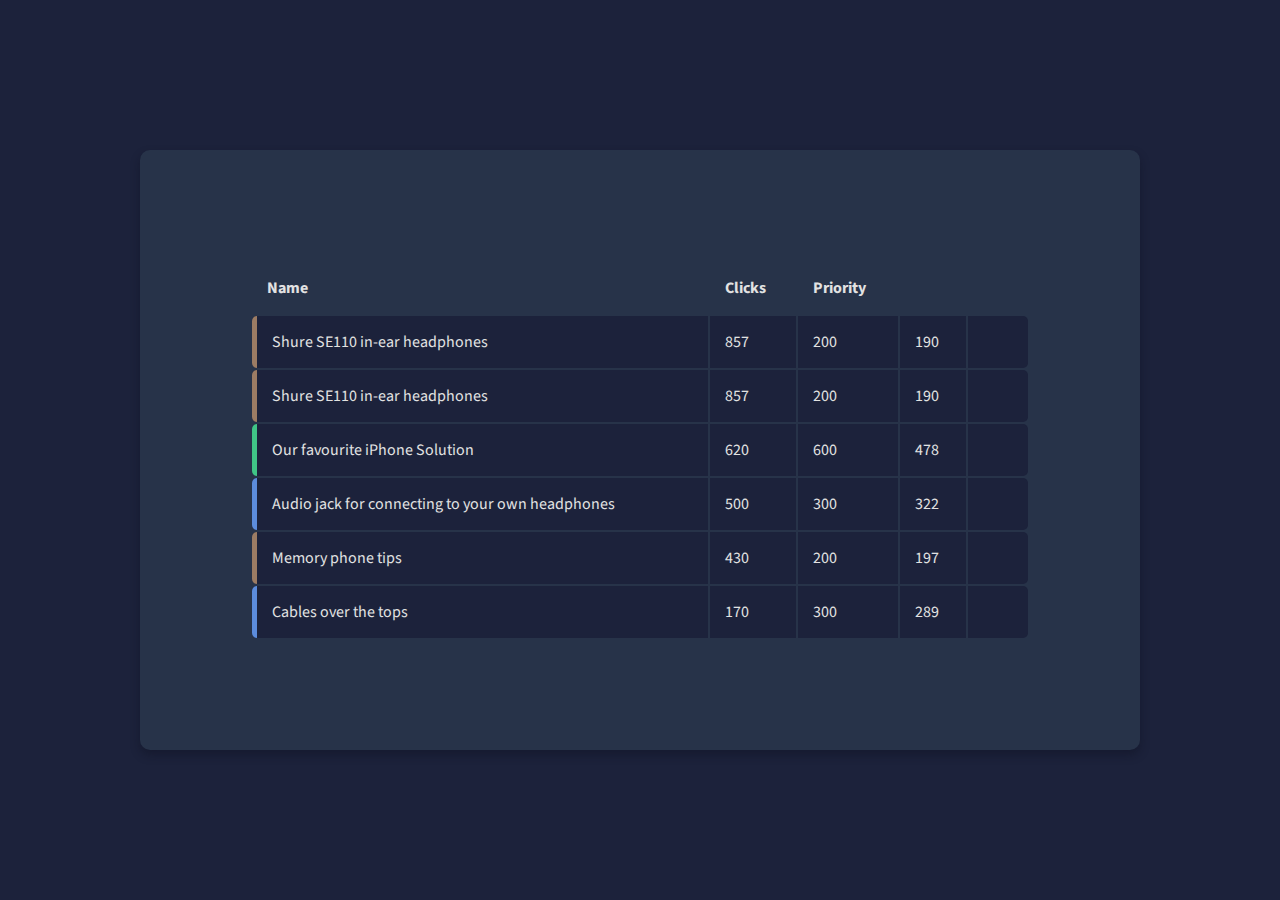
<file: ads_manager/index.html>
<!DOCTYPE html>
<html lang="en">
   <head>
      <meta charset="UTF-8">
      <meta name="viewport" content="width=device-width, initial-scale=1.0">
      <link rel="stylesheet" href="https://cdnjs.cloudflare.com/ajax/libs/font-awesome/6.0.0-beta3/css/all.min.css" integrity="sha512-Fo3rlrZj/k7ujTnHg4CGR2D7kSs0v4LLanw2qksYuRlEzO+tcaEPQogQ0KaoGN26/zrn20ImR1DfuLWnOo7aBA==" crossorigin="anonymous" referrerpolicy="no-referrer" />
      <link rel="stylesheet" href="style.css">
      <title>Ads Manager</title>
   </head>

      <body>
         <div class="container">
            <table>
               <thead>
                  <tr>
                     <th> Name </th>
                     <th> Clicks </th>
                     <th> Priority </th>
                     <th></th>
                  </tr>
               </thead>
               <tbody>
                  <tr class="priority-200">
                     <td>Shure SE110 in-ear headphones</td>
                     <td>857</td>
                     <td><i class="fas fa-cirlce"></i> 200 </td>
                     <td>190</td>
                     <td><button class="delete"><i class="fas fa-trash"> </i> </button> </td>
                  </tr>

                  <tr class="priority-200">
                     <td>Shure SE110 in-ear headphones</td>
                     <td>857</td>
                     <td><i class="fas fa-cirlce"></i> 200 </td>
                     <td>190</td>
                     <td><button class="delete"><i class="fas fa-trash"> </i> </button> </td>
                  </tr>

                  <tr class="priority-600">
                     <td>Our favourite iPhone Solution</td>
                     <td>620</td>
                     <td><i class="fas fa-cirlce"></i> 600 </td>
                     <td>478</td>
                     <td><button class="delete"><i class="fas fa-trash"> </i> </button> </td>
                  </tr>

                  <tr class="priority-300">
                     <td>Audio jack for connecting to your own headphones</td>
                     <td>500</td>
                     <td><i class="fas fa-cirlce"></i> 300 </td>
                     <td>322</td>
                     <td><button class="delete"><i class="fas fa-trash"> </i> </button> </td>
                  </tr>

                  <tr class="priority-200">
                     <td>Memory phone tips</td>
                     <td>430</td>
                     <td><i class="fas fa-cirlce"></i> 200 </td>
                     <td>197</td>
                     <td><button class="delete"><i class="fas fa-trash"> </i> </button> </td>
                  </tr>

                  <tr class="priority-300">
                     <td>Cables over the tops</td>
                     <td>170</td>
                     <td><i class="fas fa-cirlce"></i> 300 </td>
                     <td>289</td>
                     <td><button class="delete"><i class="fas fa-trash"> </i> </button> </td>
                  </tr>

               </tbody>
            </table>
         </div>

      </body>
</html>
</file>
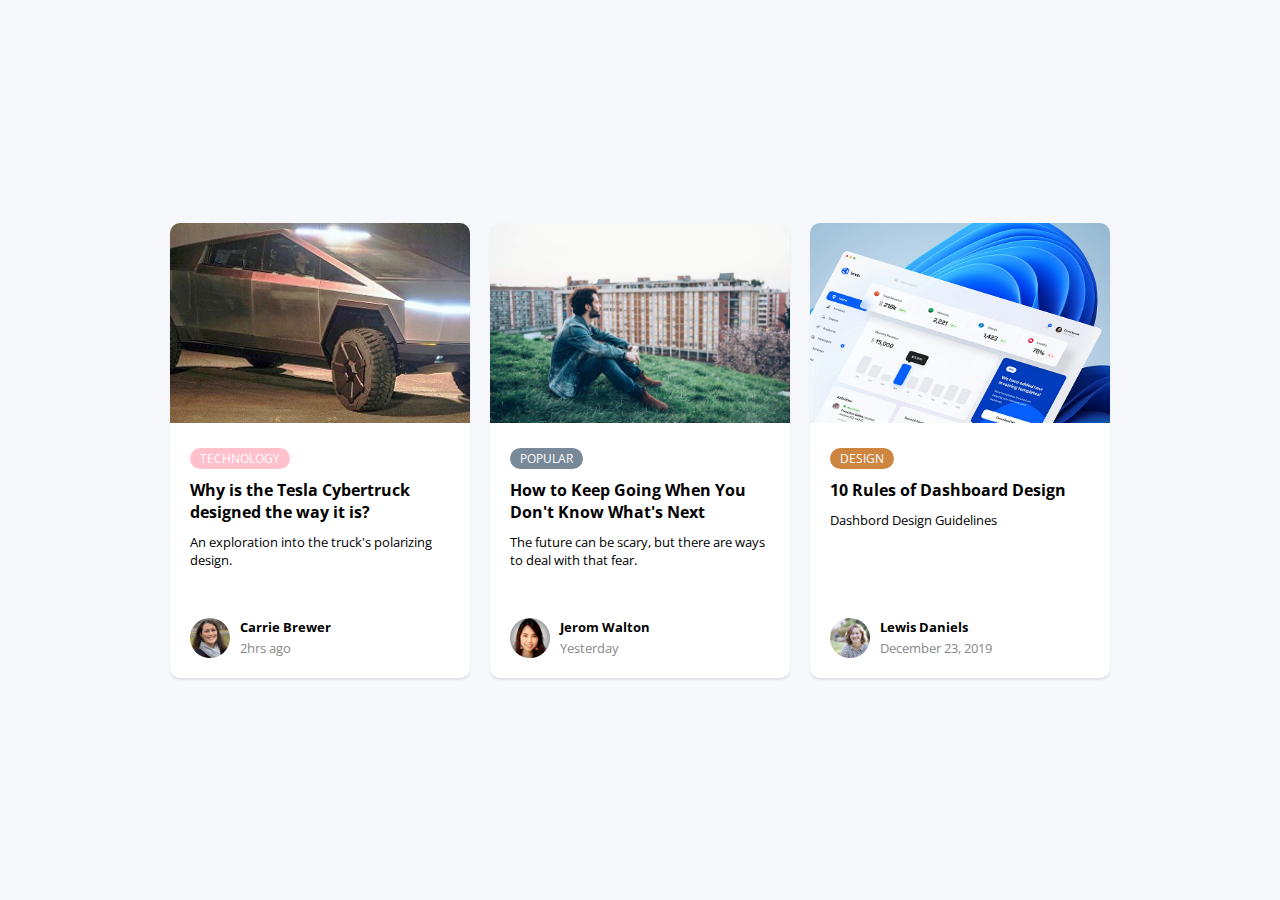
<file: blog_posts/index.html>
<!DOCTYPE html>
<html lang="en">
<head>
   <meta charset="UTF-8">
   <meta name="viewport" content="width=device-width, initial-scale=1.0">
   <link rel="stylesheet" href="style.css">
   <title>Blog Cards</title>
</head>
<body>
   <div class="container">
      <div class="card">
         <div class="card-header">
            <img src="./images/1.jpg" alt="Tesla Truck">
         </div>   
   
         <div class="card-body">
            <span class="tag tag-teal"> Technology </span>
            <h4> Why is the Tesla Cybertruck designed the way it is? </h4>
            <p> An exploration into the truck's polarizing design. </p>

            <div class="user">
               <img src="./images/person1.jpg" alt="Carrie Brewer">
               <div class="user-info">
                  <h5> Carrie Brewer </h5>
                  <small> 2hrs ago </small>
               </div>
            </div>
         </div>   
      </div>

      <div class="card">
         <div class="card-header">
            <img src="./images/2.jpg" alt="">
         </div>   
   
         <div class="card-body">
            <span class="tag tag-purple"> Popular </span>
            <h4> How to Keep Going When You Don't Know What's Next </h4>
            <p> The future can be scary, but there are ways to deal with that fear. </p>

            <div class="user">
               <img src="./images/person2.jpg" alt="Jerom Walton">
               <div class="user-info">
                  <h5> Jerom Walton </h5>
                  <small> Yesterday </small>
               </div>
            </div>
         </div>   
      </div>

      <div class="card">
         <div class="card-header">
            <img src="./images/3.jpeg" alt="Sample UI design image">
         </div>   
   
         <div class="card-body">
            <span class="tag tag-pink"> Design </span>
            <h4> 10 Rules of Dashboard Design </h4>
            <p> Dashbord Design Guidelines </p>

            <div class="user">
               <img src="./images/person3.jpg" alt="Lewis Daniels">
               <div class="user-info">
                  <h5> Lewis Daniels </h5>
                  <small> December 23, 2019 </small>
               </div>
            </div>
         </div>   
      </div>
   </div>
   
</body>
</html>
</file>
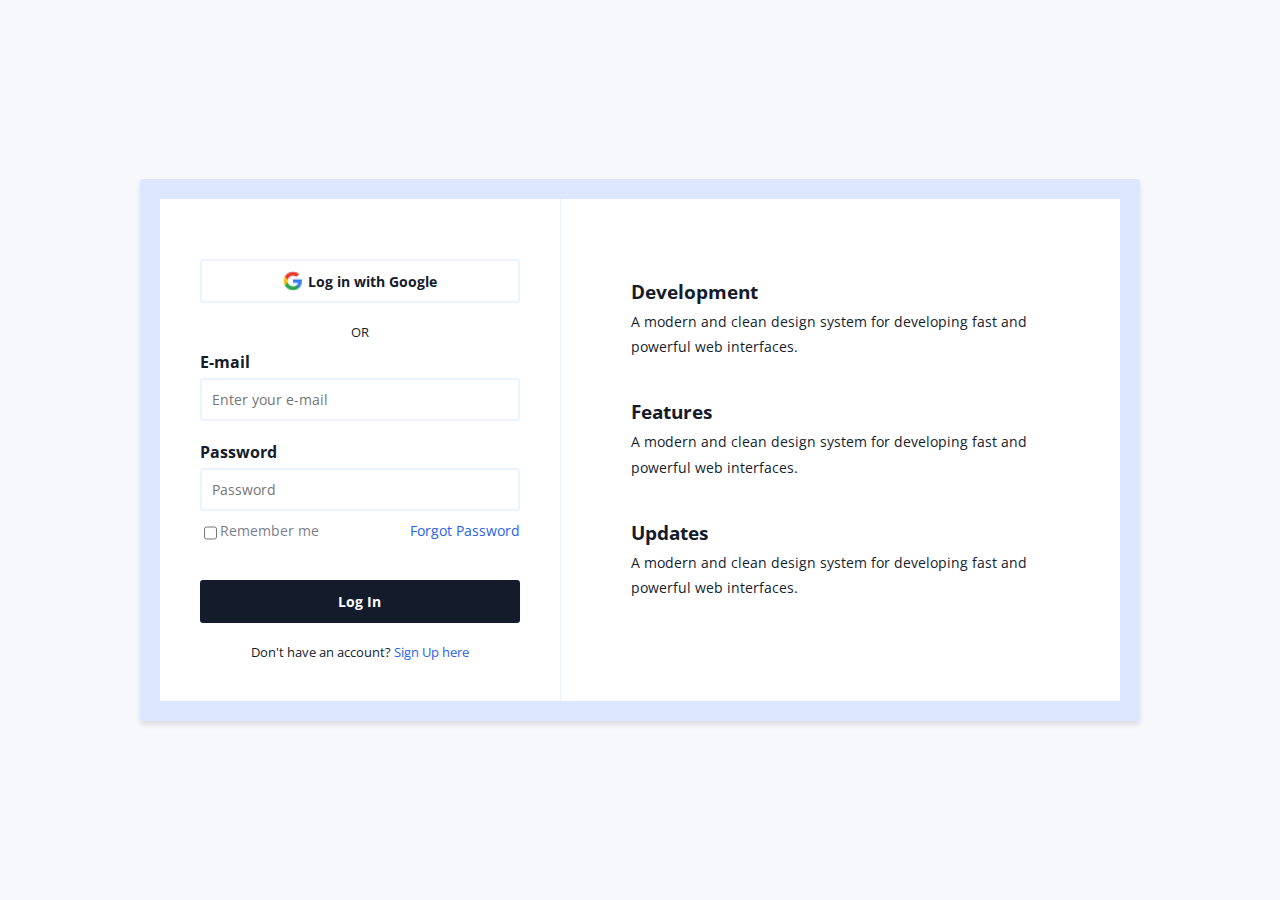
<file: login/index.html>
<!DOCTYPE html>
<html lang="en">
<head>
   <meta charset="UTF-8">
   <meta name="viewport" content="width=device-width, initial-scale=1.0">
   <link rel="stylesheet" href="https://cdnjs.cloudflare.com/ajax/libs/font-awesome/6.0.0-beta3/css/all.min.css" integrity="sha512-Fo3rlrZj/k7ujTnHg4CGR2D7kSs0v4LLanw2qksYuRlEzO+tcaEPQogQ0KaoGN26/zrn20ImR1DfuLWnOo7aBA==" crossorigin="anonymous" referrerpolicy="no-referrer" />
   <link rel="stylesheet" href="style.css">
   <title>Login</title>
</head>
<body>
   <div class="container">
      <form>
         <button class="btn btn-ghost">
            <img src="./images/google.png" alt="google icon">
            Log in with Google
         </button>

         <small> OR </small>
      
         <div class="form-control">
            <label for="email"> E-mail </label>
            <input type="email" id="email" placeholder="Enter your e-mail">
         </div>

         <div class="form-control">
            <label for="password"> Password </label>
            <input type="password" id="password" placeholder="Password">
         </div>

         <div class="checkbox-container">
            <input type="checkbox" id="remember">
            <label for="remember"> Remember me </label>

            <a href="#"> Forgot Password </a>
         </div>

               <button class="btn"> Log In </button>

               <small> Don't have an account? <a href="#"> Sign Up here </a> </small>

      </form>

      <div class="features">
         <div class="feature">
            <i class="fas fa-code"></i>
            <h3> Development </h3>
            <p> A modern and clean design system for developing fast and powerful web interfaces. </p>
         </div>

         <div class="feature">
            <i class="fas fa-gift"></i>
            <h3> Features </h3>
            <p> A modern and clean design system for developing fast and powerful web interfaces. </p>
         </div>

         <div class="feature">
            <i class="fas fa-edit"></i>
            <h3> Updates </h3>
            <p> A modern and clean design system for developing fast and powerful web interfaces. </p>
         </div>
      </div>
   </div>
</body>
</html>
</file>
<file: ads_manager/style.css>
@import url("https://fonts.googleapis.com/css2?family=Source+Sans+Pro:wght@200;600&display=swap");

* {
  box-sizing: border-box;
}

body {
  background-color: #1c223b;
  color: #ffffff;
  font-family: "Source Sans Pro", sans-serif;
  display: flex;
  align-items: center;
  justify-content: center;
  height: 100vh;
  margin: 0;
}

.container {
  background-color: #273349;
  border-radius: 10px;
  box-shadow: 0 5px 10px rgba(12, 16, 31, 0.4);
  padding: 100px;
  margin: auto;
  width: 1000px;
}

.user {
  margin-left: 25px;
  margin-bottom: 20px;
  font-weight: bold;
  font-size: 18px;
}

table {
  color: #e2e2e2;
  padding: 10px;
  width: 100%;
}

table th,
table td {
  padding: 15px;
  text-align: left;
}

table tbody tr {
  background-color: #1c223b;
}

table tbody tr:hover {
  background-color: #151b31;
  box-shadow: 0 3px 5px rgba(0, 0, 0, 0.2);
}

table tbody tr td:first-of-type {
  border-top-left-radius: 5px;
  border-bottom-left-radius: 5px;
}

table tbody tr td:last-of-type {
  border-top-right-radius: 5px;
  border-bottom-right-radius: 5px;
  text-align: center;
}

table tbody tr.priority-200 td:first-of-type {
  border-left: 5px solid #9c7c64;
}

table tbody tr.priority-300 td:first-of-type {
  border-left: 5px solid #5c8cdc;
}

table tbody tr.priority-600 td:first-of-type {
  border-left: 5px solid #40c587;
}

table tbody tr td .fa-circle {
  transform: scale(0.5);
}

table tbody tr.priority-200 td .fa-circle {
  color: #9c7c64;
}

table tbody tr.priority-300 td .fa-circle {
  color: #5c8cdc;
}

table tbody tr.priority-600 td .fa-circle {
  color: #40c587;
}

.delete {
  cursor: pointer;
  background-color: #242c4c;
  border: 0;
  border-radius: 2px;
  color: #909090;
  font-size: 16px;
  padding: 5px 10px;
  opacity: 0;
}

table tbody tr:hover .delete {
  opacity: 1;
}

@media (max-width: 768px) {
  .container {
    padding: 20px;
  }

  table tbody tr .delete {
    opacity: 1;
  }

  table th:nth-of-type(3),
  table td:nth-of-type(3) {
    display: none;
  }
}
</file>
<file: blog_posts/style.css>
@import url("https://fonts.googleapis.com/css2?family=Open+Sans:wght@400;600&display=swap");

* {
  box-sizing: border-box;
}

body {
  background-color: #f7f8fc;
  font-family: "Open Sans", sans-serif;
  display: flex;
  align-items: center;
  justify-content: center;
  height: 100vh;
  margin: 0;
}

.container {
  display: grid;
  grid-template-columns: repeat(3, 1fr);
  width: 940px;
  gap: 20px;
  margin: auto;
}

.card {
  background-color: #fff;
  border-radius: 10px;
  box-shadow: 0 2px 2px rgba(0, 0, 0, 0.1);
  overflow: hidden;
  width: 300px;
}
.card-header img {
  width: 100%;
  height: 200px;
  object-fit: cover;
}

.card-body {
  display: flex;
  flex-direction: column;
  align-items: start;
  padding: 20px;
  min-height: 250px;
}

.tag {
  background: darkgray;
  border-radius: 50px;
  font-size: 12px;
  margin: 0;
  color: #fff;
  padding: 2px 10px;
  text-transform: uppercase;
}

.tag-teal {
  background-color: pink;
}

.tag-purple {
  background-color: lightslategray;
}

.tag-pink {
  background-color: peru;
}

.card-body h4 {
  margin: 10px 0;
}

.card-body p {
  font-size: 13px;
  margin: 0 0 40px;
}

.user {
  display: flex;
  margin-top: auto;
}

.user img {
  width: 40px;
  height: 40px;
  border-radius: 50%;
  margin-right: 10px;
}

.user-info h5 {
  margin: 0;
}

.user-info small {
  color: #888;
}

@media (max-width: 940px) {
  .container {
    grid-template-columns: 1fr;
    justify-items: center;
  }
}
</file>
<file: login/style.css>
@import url("https://fonts.googleapis.com/css2?family=Open+Sans:wght@400;600&display=swap");

* {
  box-sizing: border-box;
}

body {
  display: flex;
  align-items: center;
  justify-content: center;
  height: 100vh;
  background-color: #f7f8fc;
  color: #141c2c;
  font-family: "Open Sans", sans-serif;
  margin: 0;
}

a {
  color: #2762eb;
  text-decoration: none;
}

.container {
  background-color: #ffffff;
  border-radius: 3px;
  border: 20px solid #dce7ff;
  width: 1000px;
  box-shadow: 0 4px 5px rgba(0, 0, 0, 0.1);
  display: flex;
}

form {
  border-right: 1px solid #ecf2ff;
  display: flex;
  flex-direction: column;
  align-items: center;
  justify-content: center;
  padding: 40px;
  flex: 1;
}

.form-control {
  margin: 10px 0;
  width: 100%;
}

label {
  display: inline-block;
  font-weight: bold;
  margin-bottom: 5px;
}

input:not([type="checkbox"]) {
  background-color: transparent;
  border: 2px solid #ecf2ff;
  border-radius: 3px;
  font-family: inherit;
  font-size: 14px;
  padding: 10px;
  width: 100%;
}

.checkbox-container {
  display: flex;
  justify-content: space-between;
  font-size: 14px;
  margin-bottom: 15px;
  width: 100%;
}

.checkbox-container a {
  margin-left: auto;
}

.checkbox-container label {
  color: #7a7e8c;
  font-weight: normal;
}

.btn {
  cursor: pointer;
  background-color: #141c2c;
  border: 2px solid #141c2c;
  border-radius: 3px;
  color: #ffffff;
  display: flex;
  align-items: center;
  justify-content: center;
  font-family: inherit;
  font-weight: bold;
  font-size: 14px;
  padding: 10px;
  margin: 20px 0;
  width: 100%;
}

.btn-ghost {
  background-color: transparent;
  border-color: #ecf2ff;
  color: #141c2c;
}

.btn img {
  margin-right: 5px;
  width: 20px;
}

.features {
  flex: 1.5;
  padding: 40px;
}

.feature {
  position: relative;
  padding-left: 30px;
  margin: 40px 0;
}

.feature i {
  color: #2762eb;
  position: absolute;
  top: 5px;
  left: 0;
}

.feature h3 {
  margin: 0;
}

.feature p {
  font-size: 14px;
  line-height: 1.8;
  margin: 5px 0;
}

@media (max-width: 768px) {
  .container {
    flex-direction: column;
  }

  form {
    border-right: 0;
  }
}
</file>
